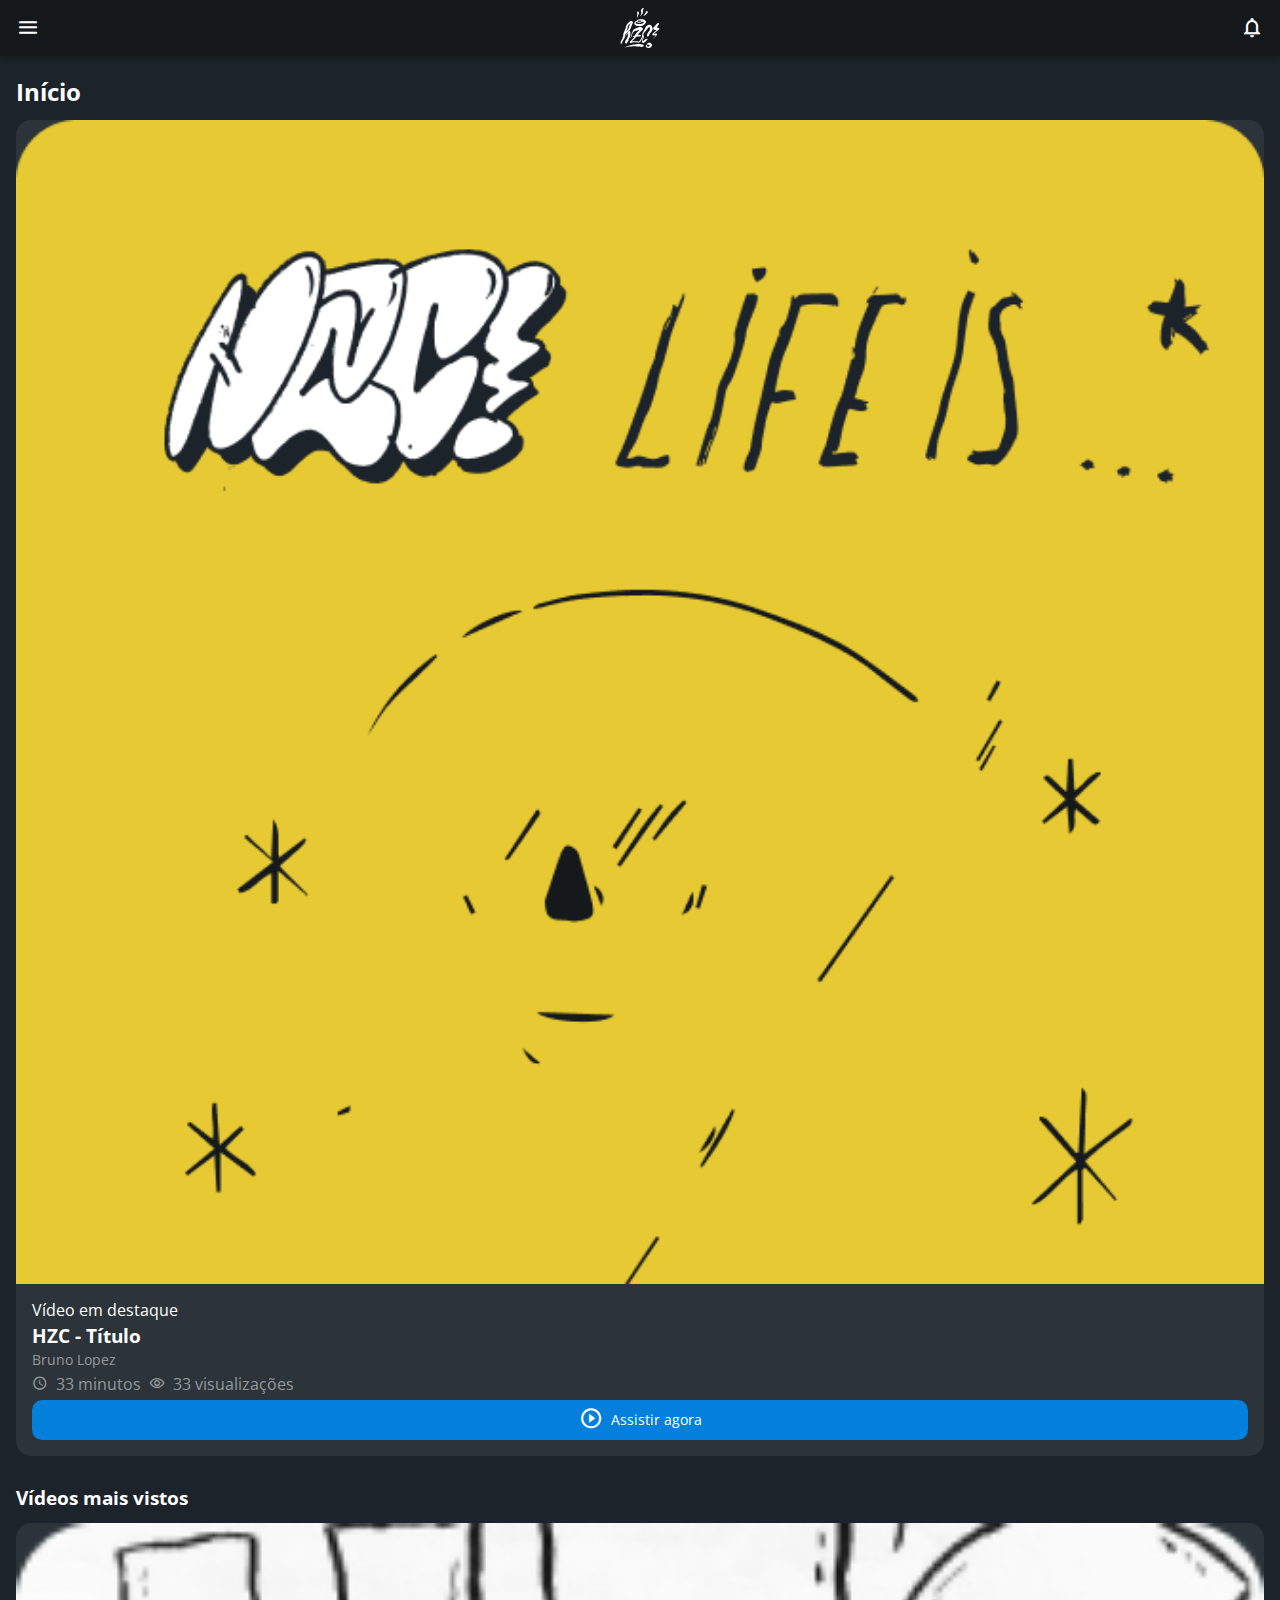
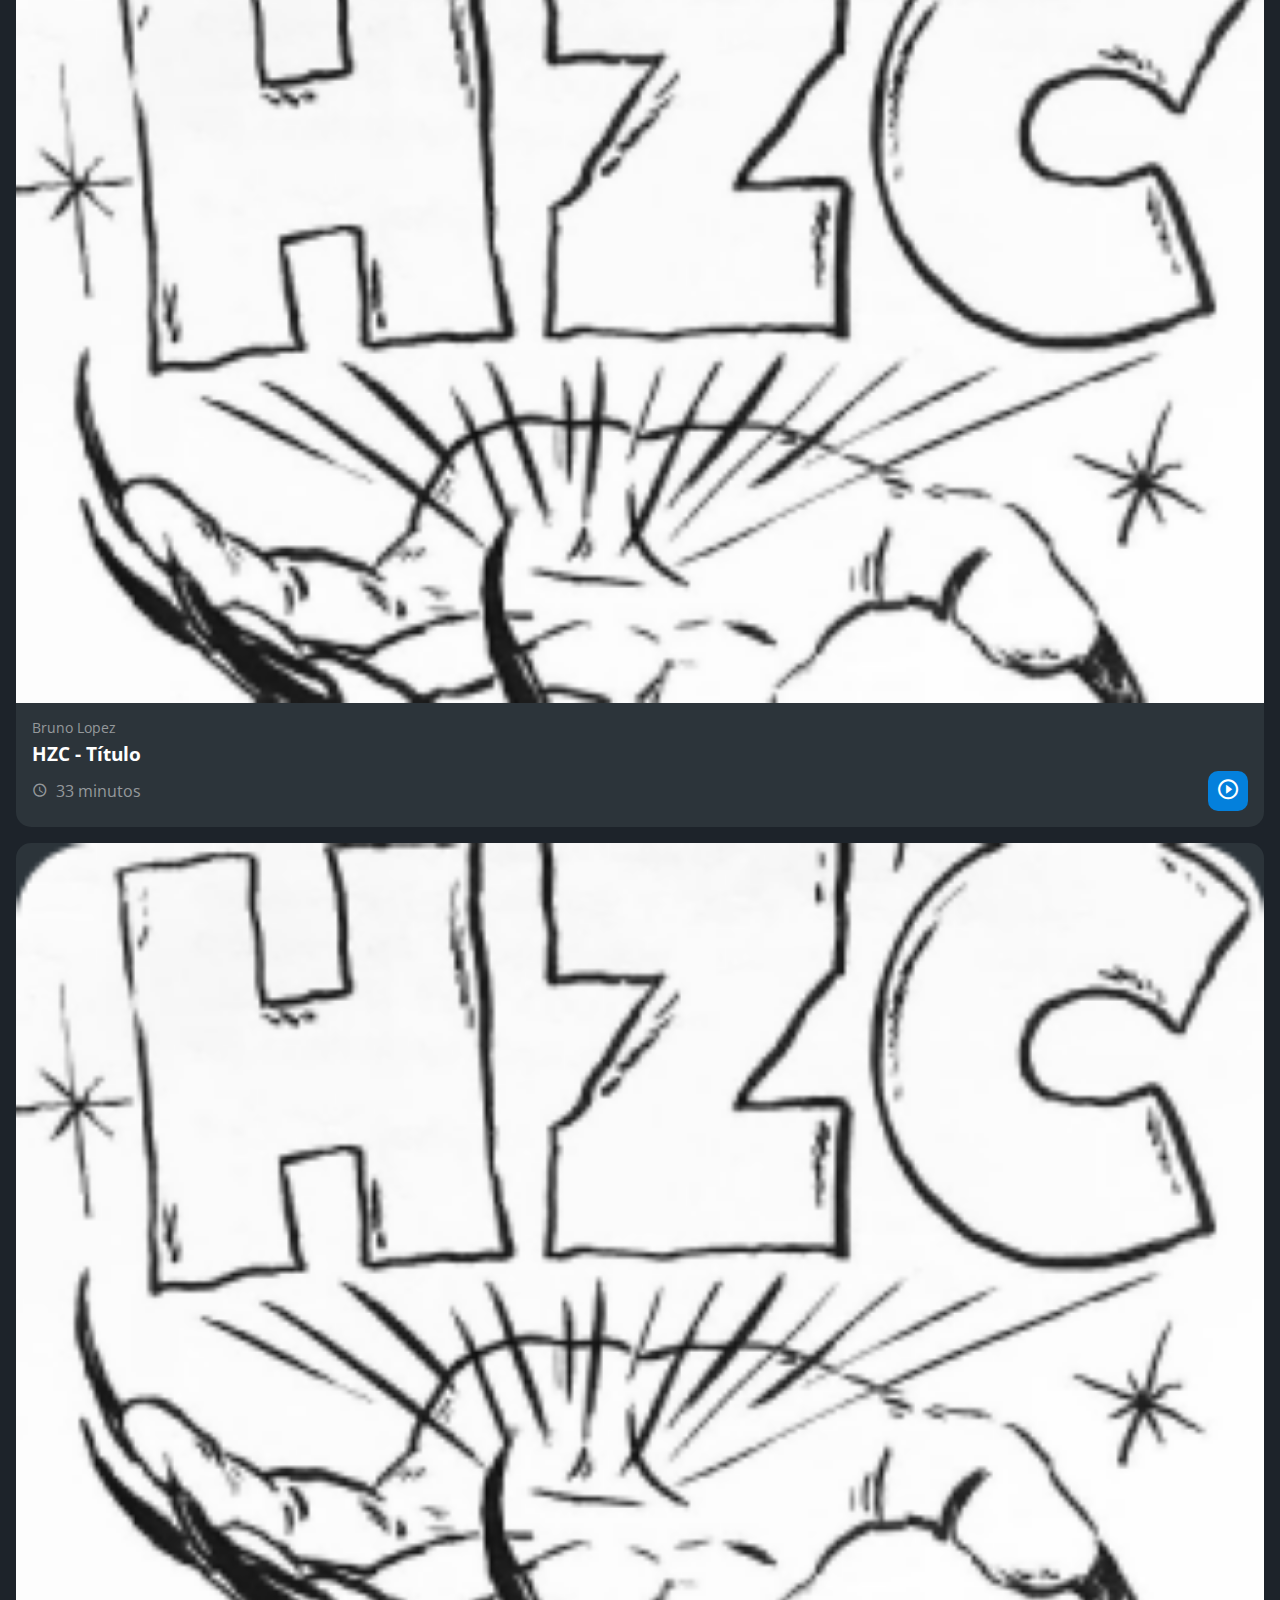
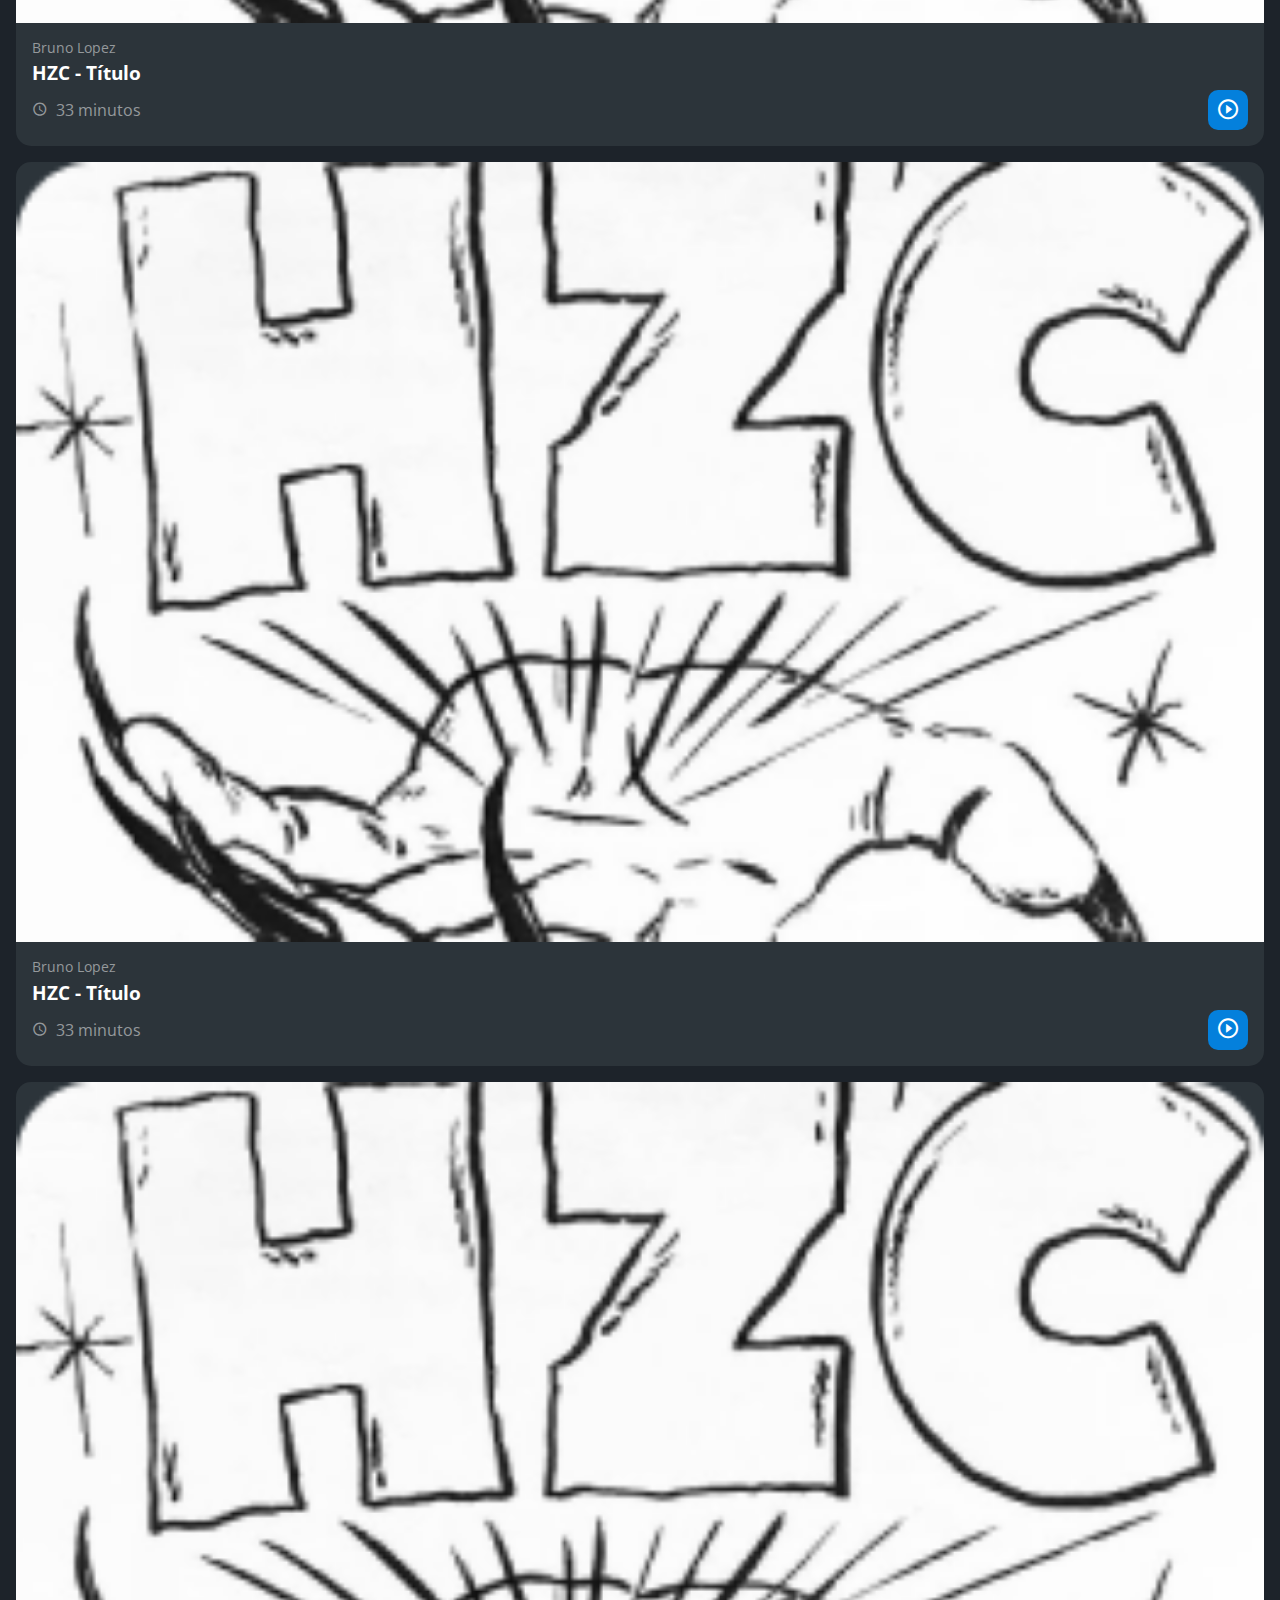
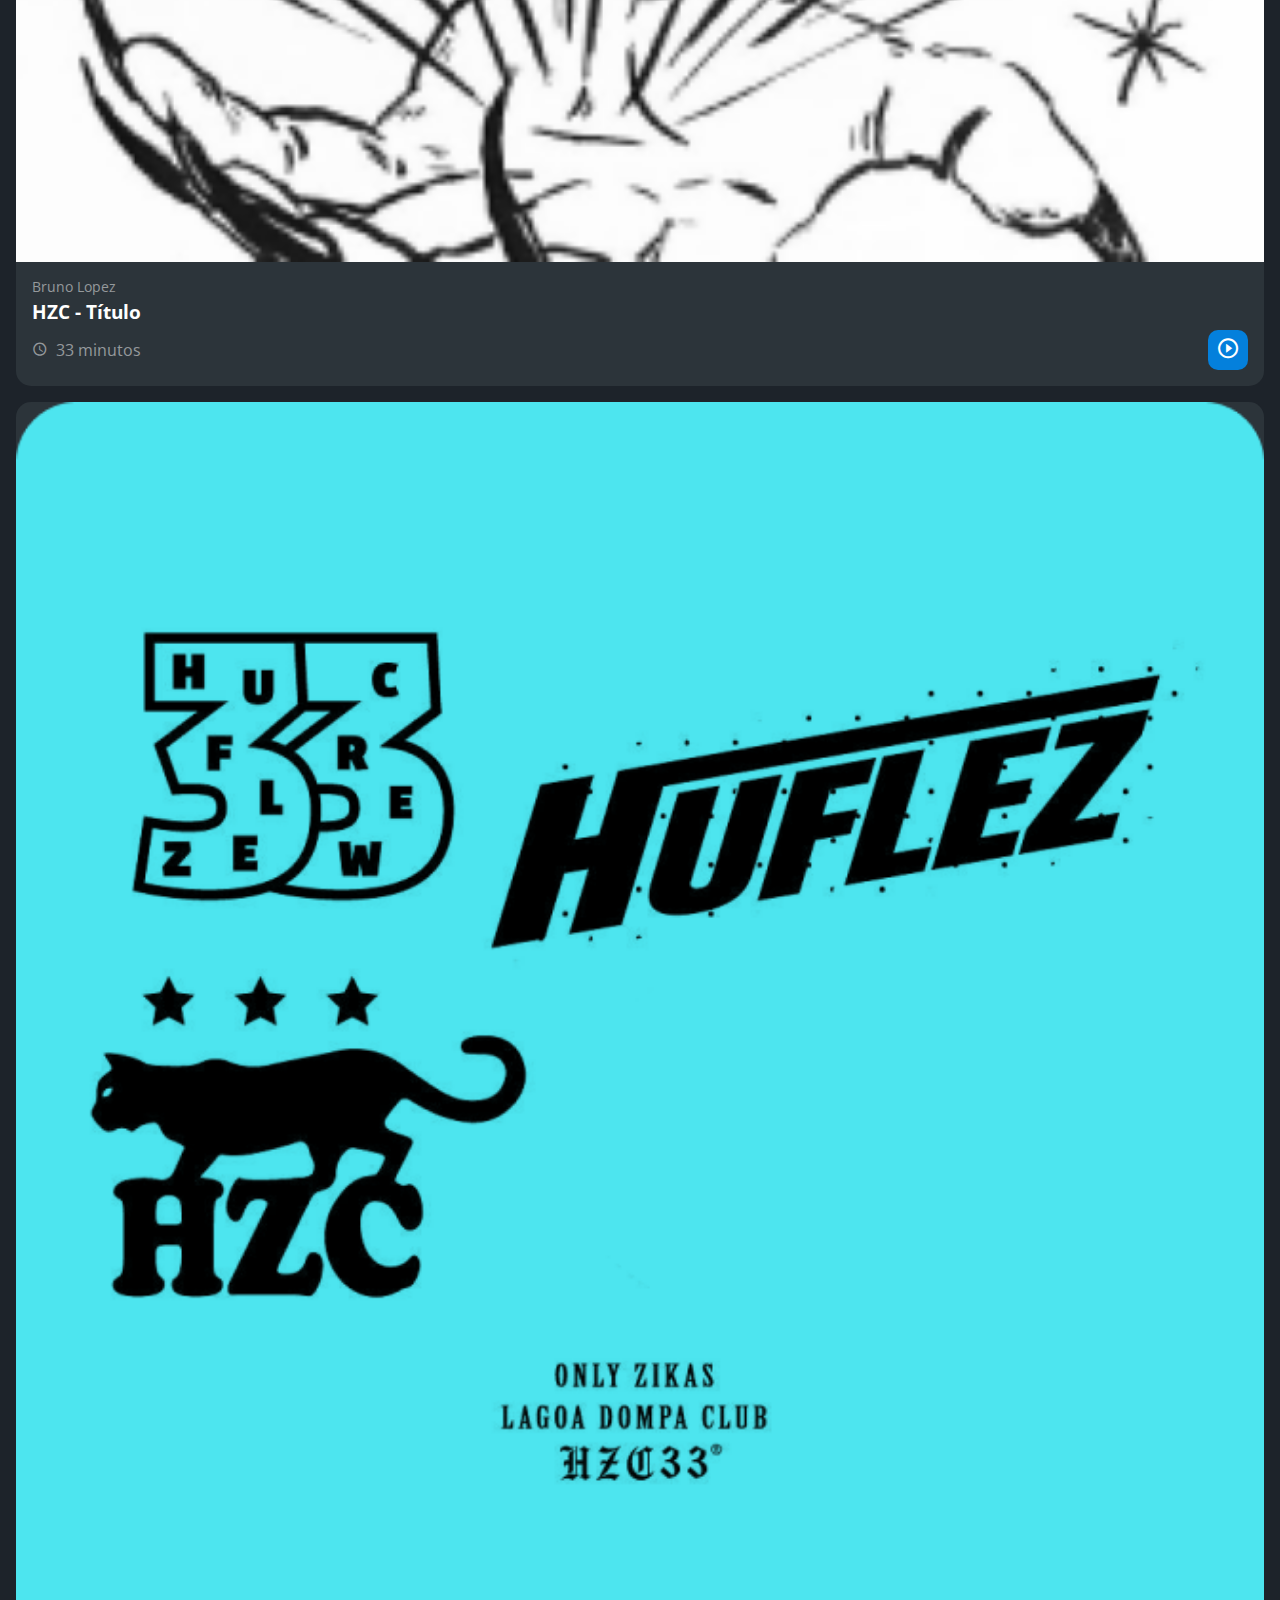
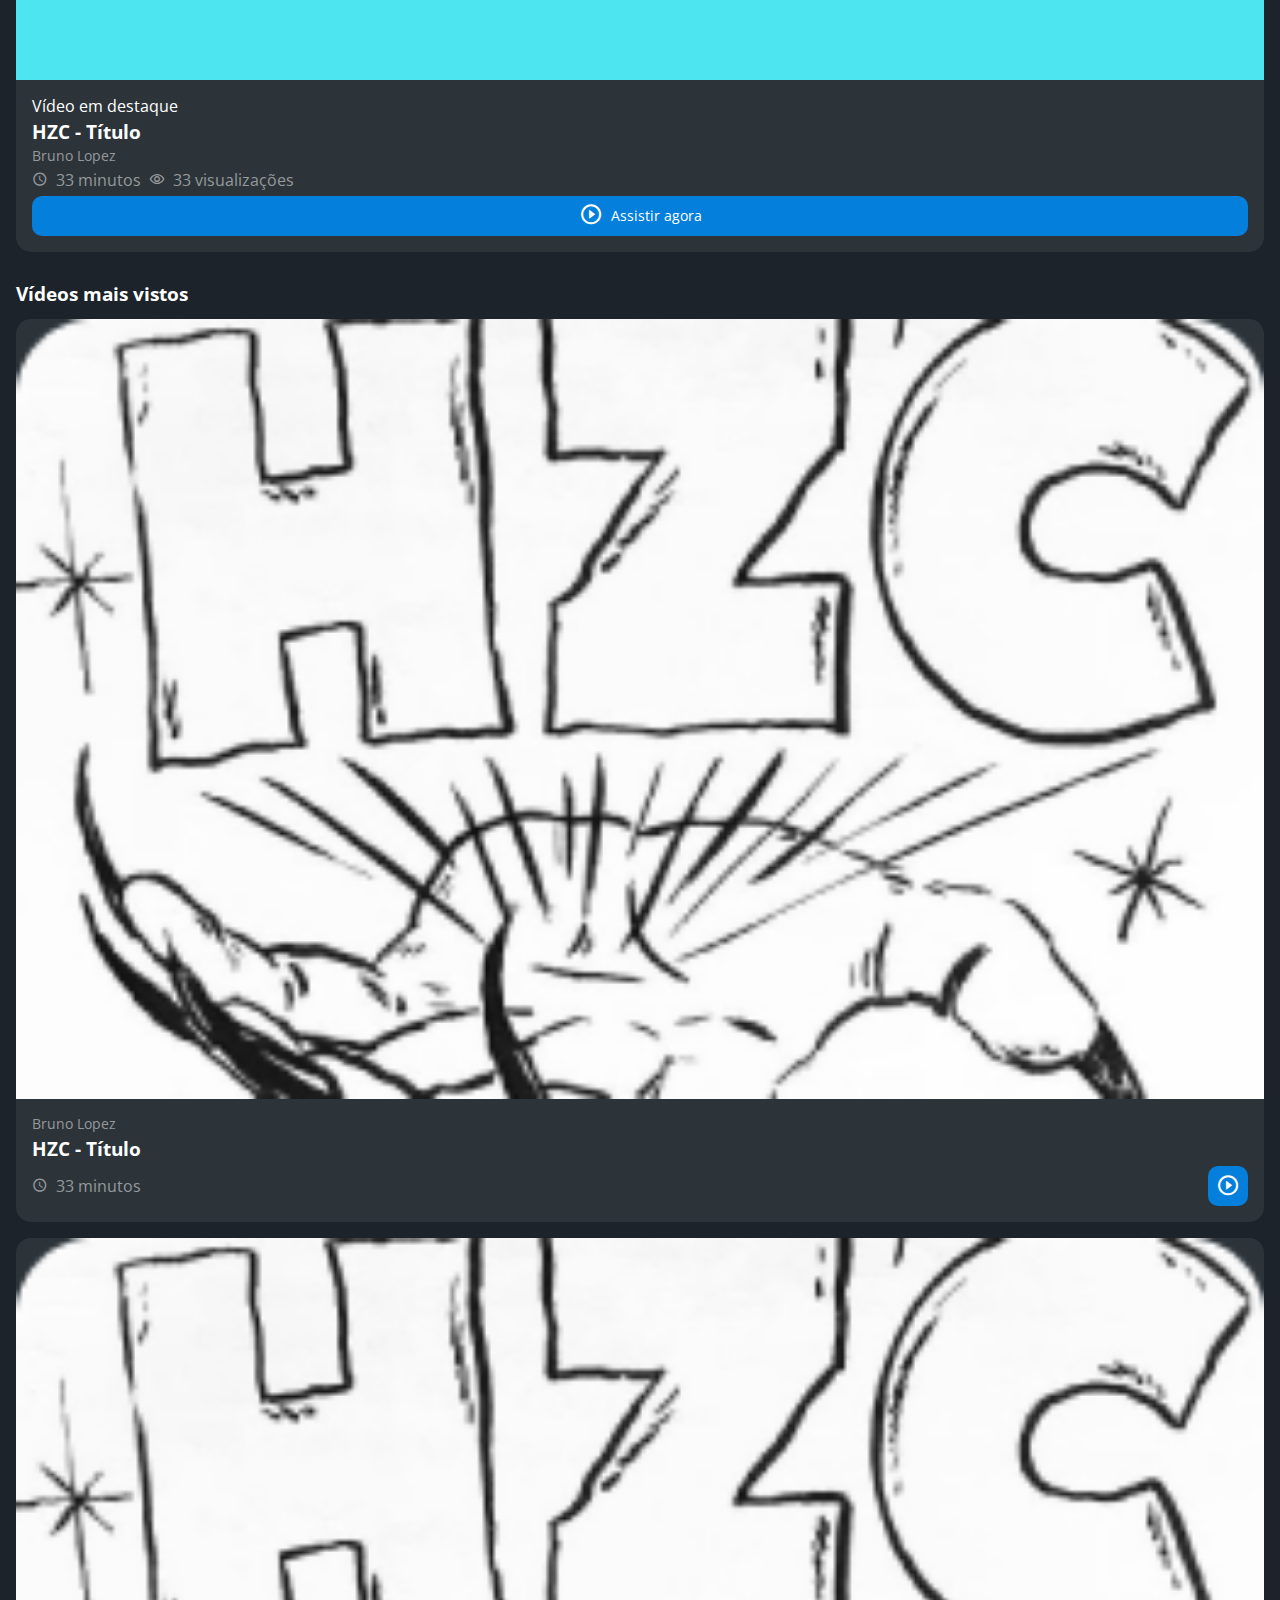
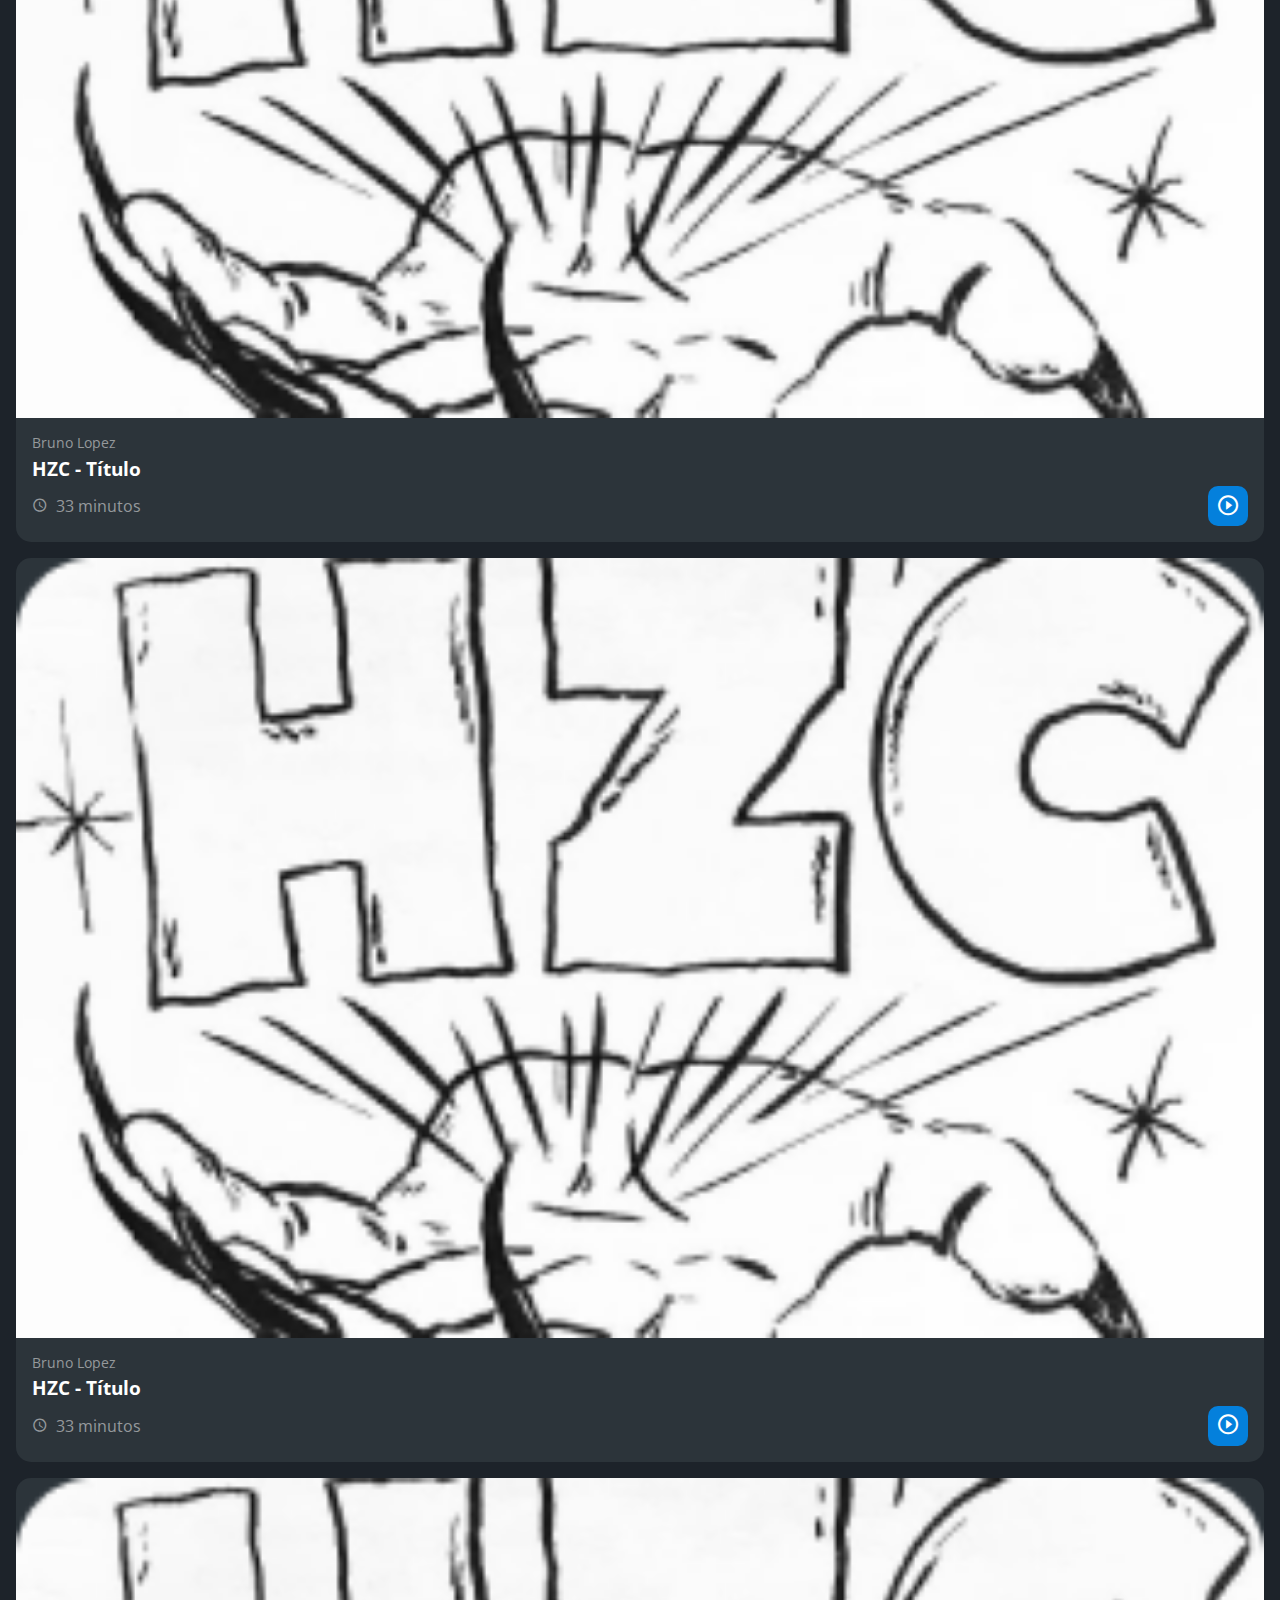
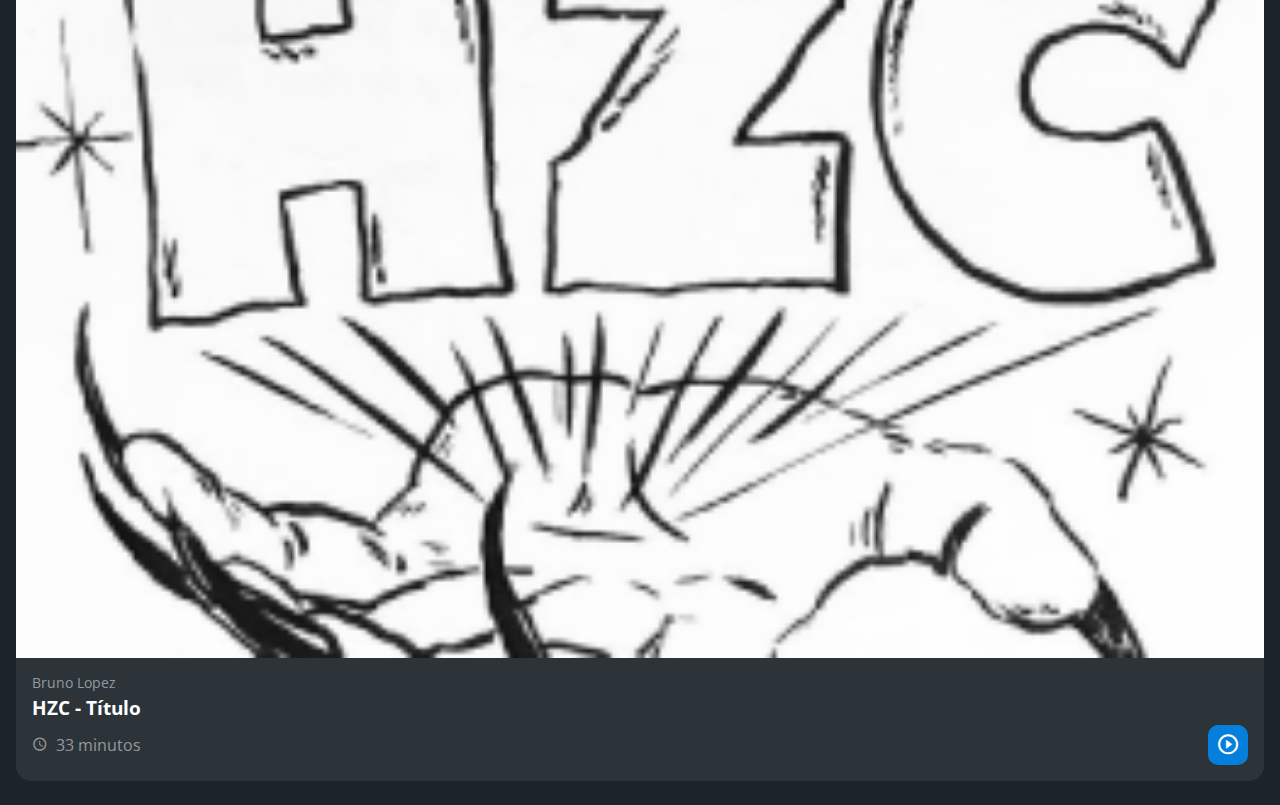
<file: index.html>
<!DOCTYPE html>
<html lang="pt-br">
<head>
    <meta charset="UTF-8">
    <meta http-equiv="X-UA-Compatible" content="IE=edge">
    <meta name="viewport" content="width=device-width, initial-scale=1.0">
    <title>HZC | Home</title>
    <link rel="preconnect" href="https://fonts.googleapis.com">
    <link rel="preconnect" href="https://fonts.gstatic.com" crossorigin>
    <link rel="stylesheet" href="https://fonts.googleapis.com/css2?family=Open+Sans:wght@400;600;700&display=swap">
    <link rel="stylesheet" href="assets/css/reset.css">
    <link rel="stylesheet" href="assets/css/styles.css">
</head>
<body>
    <header class="cabecalho">
        <button class="cabecalho__menu" aria-label="Menu"><i></i></button>
        <img src="assets/img/logo.svg" alt="Logotipo da HZC" class="cabecalho__logo">
        <p class="cabecalho__perfil">Bruno Lopez</p>
        <button class="cabecalho__notificacao" aria-label="Notificação"><i></i></button>
    </header>
    <nav class="menu-lateral">
        <img src="assets/img/logo.svg" alt="Logotipo da HZC" class="menu-lateral__logo">
        <a href="#" class="menu-lateral__link menu-lateral__link--inicio menu-lateral__link--ativo">Início</a>
        <a href="#" class="menu-lateral__link menu-lateral__link--videos">Vídeos</a>
        <a href="#" class="menu-lateral__link menu-lateral__link--picos">Picos</a>
        <a href="#" class="menu-lateral__link menu-lateral__link--integrantes">Integrantes</a>
        <a href="#" class="menu-lateral__link menu-lateral__link--camisas">Camisas</a>
        <a href="#" class="menu-lateral__link menu-lateral__link--pinturas">Pinturas</a>
    </nav>
    <main class="principal">
        <h2 class="titulo-pagina">Início</h2>
        <article class="cartao cartao--destaque destaque-video">
            <img src="assets/img/banner-mobile_1.png" alt="Banner do cartao" class="cartao__imagem cartao__imagem--mobile">
            <img src="assets/img/banner_1.png" alt="Banner do cartao" class="cartao__imagem cartao__imagem--desktop">
            <div class="cartao__conteudo">
                <p class="cartao__destaque">Vídeo em destaque</p>
                <h3 class="cartao__titulo">HZC - Título</h3>
                <p class="cartao__perfil">Bruno Lopez</p>
                <p class="cartao__info cartao__info--tempo">33 minutos</p>
                <p class="cartao__info cartao__info--visualizacao">33 visualizações</p>
                <button class="cartao__botao cartao__botao--play cartao__botao--destaque">Assistir agora</button>
            </div>
        </article>
        <article class="cartao cartao--recentes videos-recentes">
            <h3 class="cartao__titulo">Vídeos recentes</h3>
            <a href="#" class="cartao__link">Ver todos</a>
            <ul class="cartao__lista">
                <li class="cartao__item">
                    <img src="assets/img/miniatura_1.png" alt="Thumbnail" class="cartao__item-thumbnail">
                    <h4 class="cartao__item-titulo">HZC - Love machine</h4>
                    <p class="cartao__item-perfil">Bruno Lopez</p>
                </li>
                <li class="cartao__item">
                    <img src="assets/img/miniatura_1.png" alt="Thumbnail" class="cartao__item-thumbnail">
                    <h4 class="cartao__item-titulo">HZC - Love machine</h4>
                    <p class="cartao__item-perfil">Bruno Lopez</p>
                </li>
                <li class="cartao__item">
                    <img src="assets/img/miniatura_1.png" alt="Thumbnail" class="cartao__item-thumbnail">
                    <h4 class="cartao__item-titulo">HZC - Love machine</h4>
                    <p class="cartao__item-perfil">Bruno Lopez</p>
                </li>
                <li class="cartao__item">
                    <img src="assets/img/miniatura_1.png" alt="Thumbnail" class="cartao__item-thumbnail">
                    <h4 class="cartao__item-titulo">HZC - Love machine</h4>
                    <p class="cartao__item-perfil">Bruno Lopez</p>
                </li>
                <li class="cartao__item">
                    <img src="assets/img/miniatura_1.png" alt="Thumbnail" class="cartao__item-thumbnail">
                    <h4 class="cartao__item-titulo">HZC - Love machine</h4>
                    <p class="cartao__item-perfil">Bruno Lopez</p>
                </li>
            </ul>
        </article>
        <section class="secao secao-videos">
            <h3 class="titulo-secao">Vídeos mais vistos</h3>
            <article class="cartao">
                <img src="assets/img/video_1.png" alt="Vídeo" class="cartao__imagem">
                <div class="cartao__conteudo">
                    <p class="cartao__perfil">Bruno Lopez</p>
                    <h3 class="cartao__titulo">HZC - Título</h3>
                    <p class="cartao__info cartao__info--tempo">33 minutos</p>
                    <button class="cartao__botao cartao__botao--play" aria-label="Assistir agora"></button>
                </div>
            </article>
            <article class="cartao">
                <img src="assets/img/video_1.png" alt="Vídeo" class="cartao__imagem">
                <div class="cartao__conteudo">
                    <p class="cartao__perfil">Bruno Lopez</p>
                    <h3 class="cartao__titulo">HZC - Título</h3>
                    <p class="cartao__info cartao__info--tempo">33 minutos</p>
                    <button class="cartao__botao cartao__botao--play" aria-label="Assistir agora"></button>
                </div>
            </article>
            <article class="cartao">
                <img src="assets/img/video_1.png" alt="Vídeo" class="cartao__imagem">
                <div class="cartao__conteudo">
                    <p class="cartao__perfil">Bruno Lopez</p>
                    <h3 class="cartao__titulo">HZC - Título</h3>
                    <p class="cartao__info cartao__info--tempo">33 minutos</p>
                    <button class="cartao__botao cartao__botao--play" aria-label="Assistir agora"></button>
                </div>
            </article>
            <article class="cartao">
                <img src="assets/img/video_1.png" alt="Vídeo" class="cartao__imagem">
                <div class="cartao__conteudo">
                    <p class="cartao__perfil">Bruno Lopez</p>
                    <h3 class="cartao__titulo">HZC - Título</h3>
                    <p class="cartao__info cartao__info--tempo">33 minutos</p>
                    <button class="cartao__botao cartao__botao--play" aria-label="Assistir agora"></button>
                </div>
            </article>
        </section>
        <article class="cartao cartao--recentes produtos-recentes">
            <h3 class="cartao__titulo">Vídeos recentes</h3>
            <a href="#" class="cartao__link">Ver todos</a>
            <ul class="cartao__lista">
                <li class="cartao__item">
                    <img src="assets/img/miniatura_1.png" alt="Thumbnail" class="cartao__item-thumbnail">
                    <h4 class="cartao__item-titulo">HZC - Love machine</h4>
                    <p class="cartao__item-perfil">Bruno Lopez</p>
                </li>
                <li class="cartao__item">
                    <img src="assets/img/miniatura_1.png" alt="Thumbnail" class="cartao__item-thumbnail">
                    <h4 class="cartao__item-titulo">HZC - Love machine</h4>
                    <p class="cartao__item-perfil">Bruno Lopez</p>
                </li>
                <li class="cartao__item">
                    <img src="assets/img/miniatura_1.png" alt="Thumbnail" class="cartao__item-thumbnail">
                    <h4 class="cartao__item-titulo">HZC - Love machine</h4>
                    <p class="cartao__item-perfil">Bruno Lopez</p>
                </li>
                <li class="cartao__item">
                    <img src="assets/img/miniatura_1.png" alt="Thumbnail" class="cartao__item-thumbnail">
                    <h4 class="cartao__item-titulo">HZC - Love machine</h4>
                    <p class="cartao__item-perfil">Bruno Lopez</p>
                </li>
                <li class="cartao__item">
                    <img src="assets/img/miniatura_1.png" alt="Thumbnail" class="cartao__item-thumbnail">
                    <h4 class="cartao__item-titulo">HZC - Love machine</h4>
                    <p class="cartao__item-perfil">Bruno Lopez</p>
                </li>
            </ul>
        </article>
        <article class="cartao cartao--destaque destaque-produtos">
            <img src="assets/img/banner-mobile_2.png" alt="Banner do cartao" class="cartao__imagem cartao__imagem--mobile">
            <img src="assets/img/banner_2.png" alt="Banner do cartao" class="cartao__imagem cartao__imagem--desktop">
            <div class="cartao__conteudo">
                <p class="cartao__destaque">Vídeo em destaque</p>
                <h3 class="cartao__titulo">HZC - Título</h3>
                <p class="cartao__perfil">Bruno Lopez</p>
                <p class="cartao__info cartao__info--tempo">33 minutos</p>
                <p class="cartao__info cartao__info--visualizacao">33 visualizações</p>
                <button class="cartao__botao cartao__botao--play cartao__botao--destaque">Assistir agora</button>
            </div>
        </article>
        <section class="secao secao-produtos">
            <h3 class="titulo-secao">Vídeos mais vistos</h3>
            <article class="cartao">
                <img src="assets/img/video_1.png" alt="Vídeo" class="cartao__imagem">
                <div class="cartao__conteudo">
                    <p class="cartao__perfil">Bruno Lopez</p>
                    <h3 class="cartao__titulo">HZC - Título</h3>
                    <p class="cartao__info cartao__info--tempo">33 minutos</p>
                    <button class="cartao__botao cartao__botao--play" aria-label="Assistir agora"></button>
                </div>
            </article>
            <article class="cartao">
                <img src="assets/img/video_1.png" alt="Vídeo" class="cartao__imagem">
                <div class="cartao__conteudo">
                    <p class="cartao__perfil">Bruno Lopez</p>
                    <h3 class="cartao__titulo">HZC - Título</h3>
                    <p class="cartao__info cartao__info--tempo">33 minutos</p>
                    <button class="cartao__botao cartao__botao--play" aria-label="Assistir agora"></button>
                </div>
            </article>
            <article class="cartao">
                <img src="assets/img/video_1.png" alt="Vídeo" class="cartao__imagem">
                <div class="cartao__conteudo">
                    <p class="cartao__perfil">Bruno Lopez</p>
                    <h3 class="cartao__titulo">HZC - Título</h3>
                    <p class="cartao__info cartao__info--tempo">33 minutos</p>
                    <button class="cartao__botao cartao__botao--play" aria-label="Assistir agora"></button>
                </div>
            </article>
            <article class="cartao">
                <img src="assets/img/video_1.png" alt="Vídeo" class="cartao__imagem">
                <div class="cartao__conteudo">
                    <p class="cartao__perfil">Bruno Lopez</p>
                    <h3 class="cartao__titulo">HZC - Título</h3>
                    <p class="cartao__info cartao__info--tempo">33 minutos</p>
                    <button class="cartao__botao cartao__botao--play" aria-label="Assistir agora"></button>
                </div>
            </article>
        </section>
    </main>
    <script src="index.js"></script>
</body>
</html>
</file>
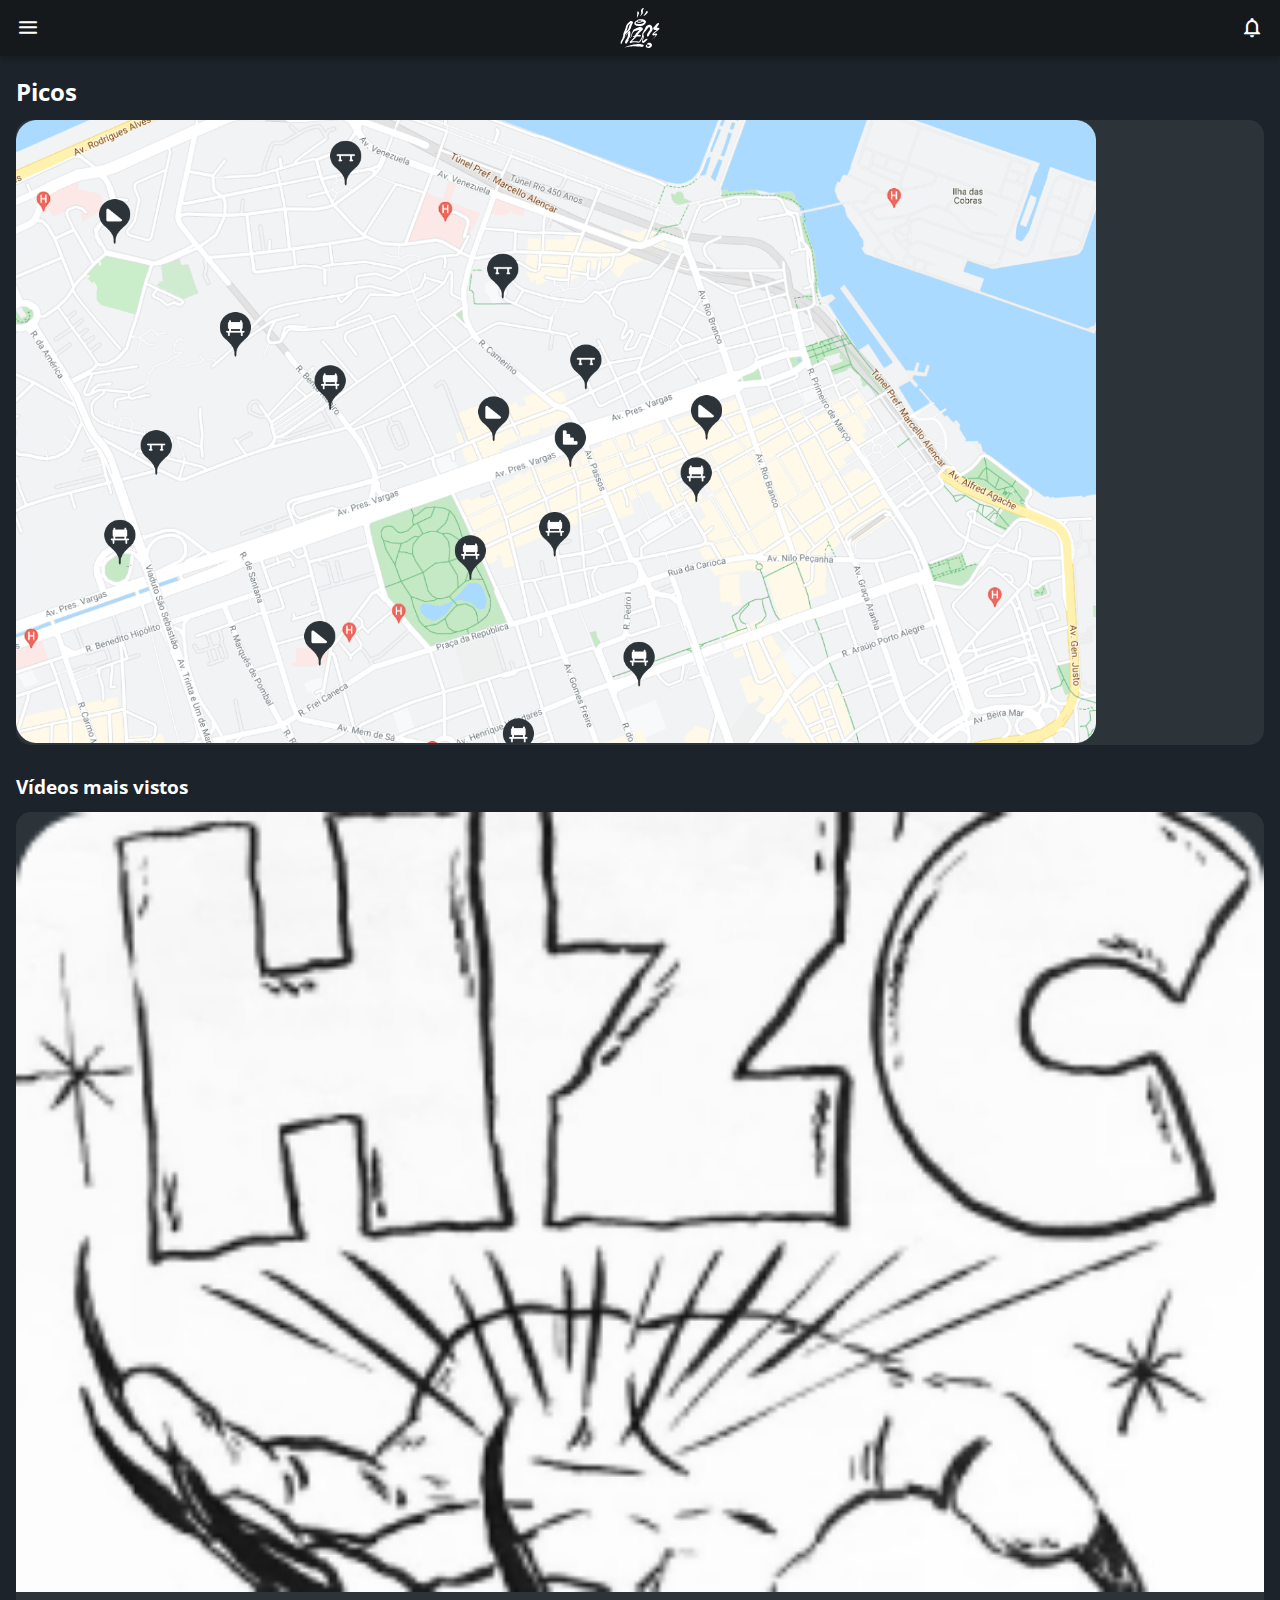
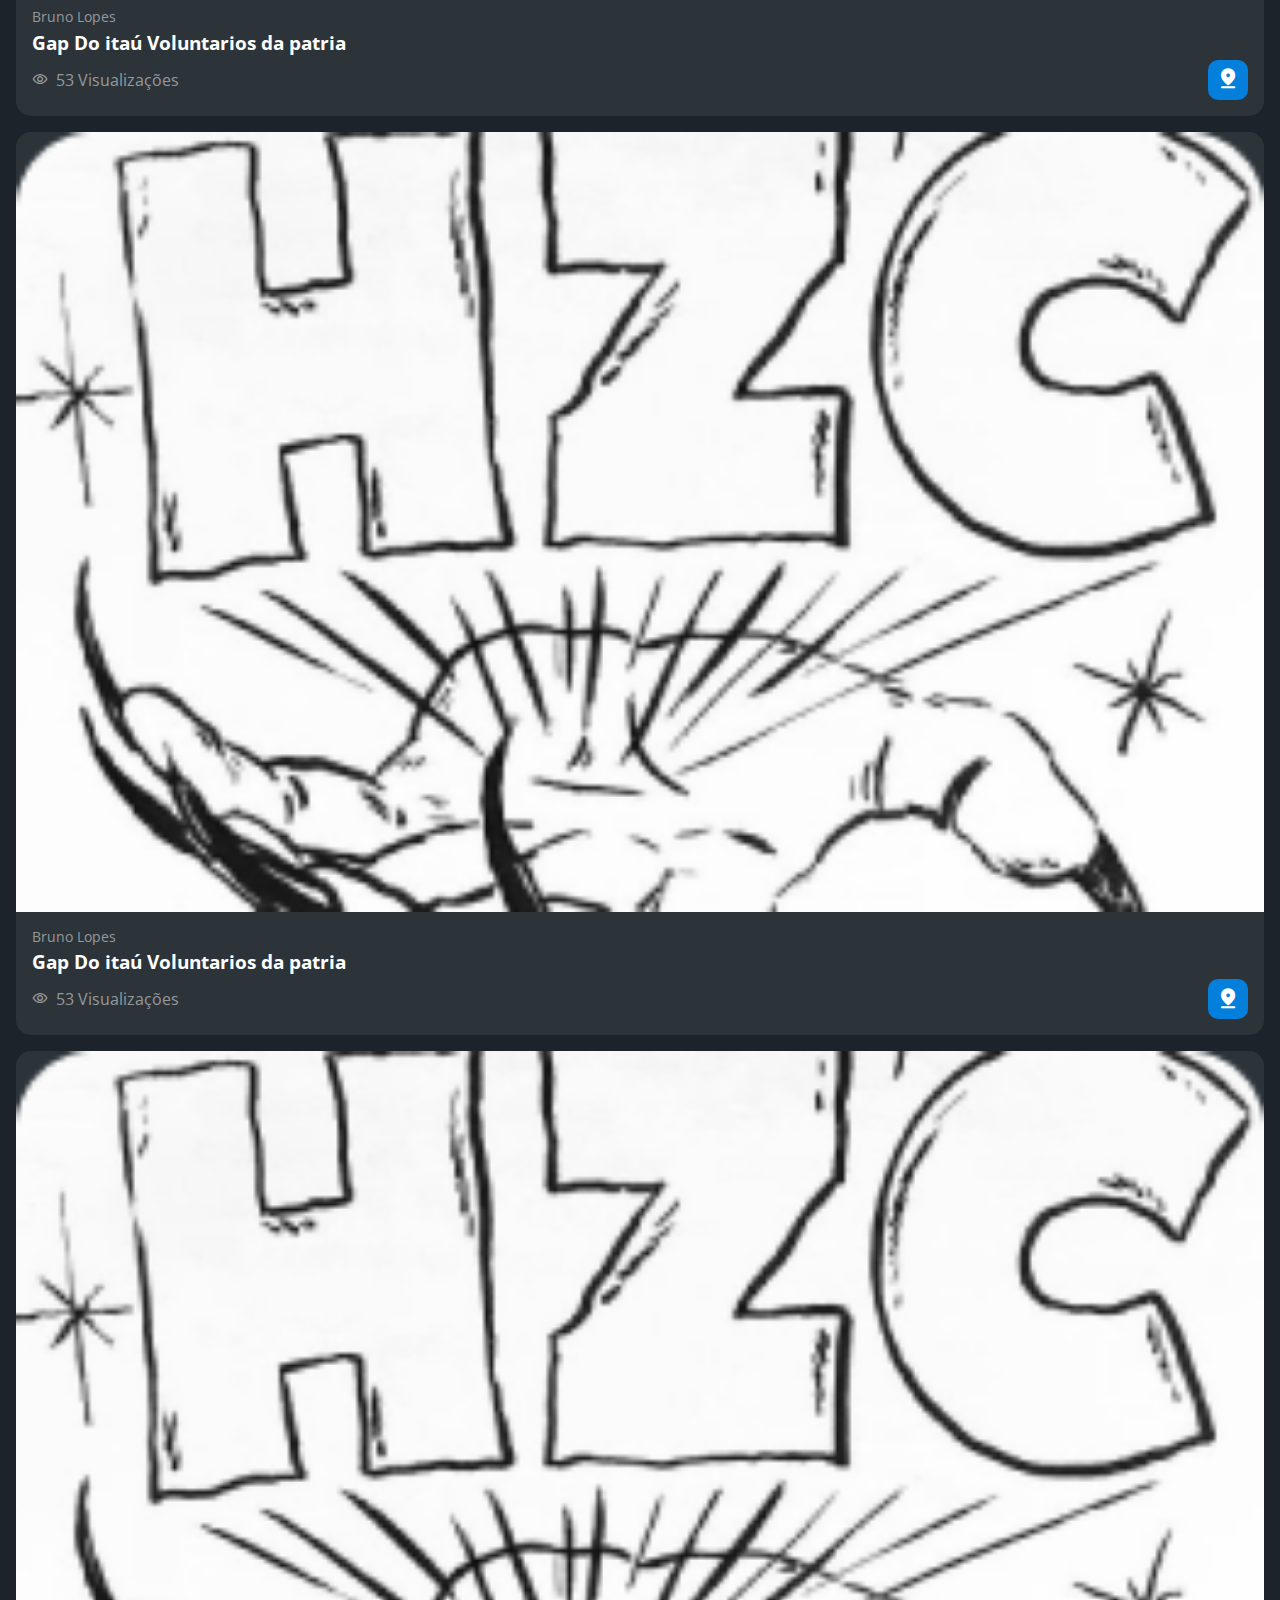
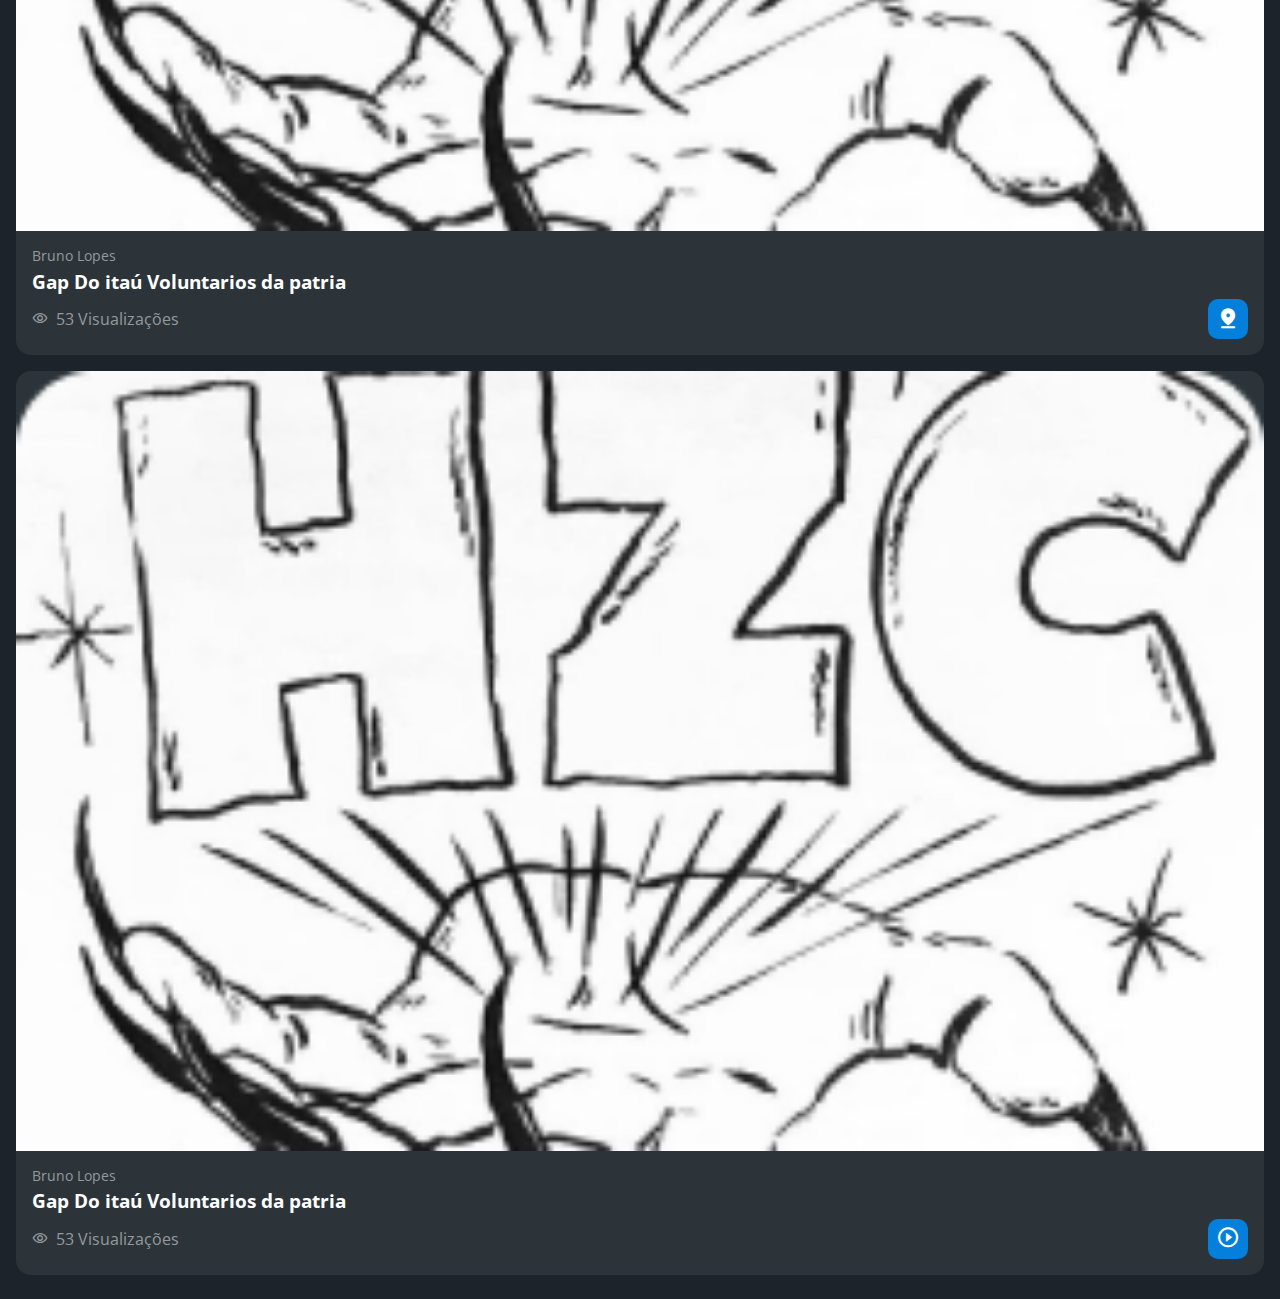
<file: picos.html>
<!DOCTYPE html>
<html lang="pt-br">
<head>
    <meta charset="UTF-8">
    <meta http-equiv="X-UA-Compatible" content="IE=edge">
    <meta name="viewport" content="width=device-width, initial-scale=1.0">
    <title>HZC | picos</title>
    <link rel="preconnect" href="https://fonts.googleapis.com">
    <link rel="preconnect" href="https://fonts.gstatic.com" crossorigin>
    <link rel="stylesheet" href="https://fonts.googleapis.com/css2?family=Open+Sans:wght@400;600;700&display=swap">
    <link rel="stylesheet" href="assets/css/reset.css">
    <link rel="stylesheet" href="assets/css/styles.css">
</head>
<body>
    <header class="cabecalho">
        <button class="cabecalho__menu" aria-label="Menu"><i></i></button>
        <img src="assets/img/logo.svg" alt="Logotipo da HZC" class="cabecalho__logo">
        <p class="cabecalho__perfil">Bruno Lopez</p>
        <button class="cabecalho__notificacao" aria-label="Notificação"><i></i></button>
    </header>
    <nav class="menu-lateral">
        <img src="assets/img/logo.svg" alt="Logotipo da HZC" class="menu-lateral__logo">
        <a href="index.html" class="menu-lateral__link menu-lateral__link--inicio">Início</a>
        <a href="#" class="menu-lateral__link menu-lateral__link--videos">Vídeos</a>
        <a href="Picos.html" class="menu-lateral__link menu-lateral__link--picos">Picos</a>
        <a href="#" class="menu-lateral__link menu-lateral__link--integrantes">Integrantes</a>
        <a href="#" class="menu-lateral__link menu-lateral__link--camisas">Camisas</a>
        <a href="#" class="menu-lateral__link menu-lateral__link--pinturas">Pinturas</a>
    </nav>

    <main class="principal principal--picos">
        <h2 class="titulo-pagina titulo-pagina-picos">Picos</h2>
        <div class="mapa--picos cartao cartao--destaque">
            <img src="assets/img/mapa-picos.png" alt="Mapa de Picos" class="mapa__picos--imagem">
        </div>

        <article class="cartao cartao--recentes cartao--favoritos">
            <h3 class="cartao__titulo">Favoritos</h3>
            <a href="#" class="cartao__link">Ver todos</a>
            <ul class="cartao__lista">
                <li class="cartao__item">
                    <img src="assets/img/miniatura_1.png" alt="Thumbnail" class="cartao__item-thumbnail">
                    <h4 class="cartao__item-titulo">Wallride da FGP</h4>
                    <p class="cartao__item-perfil">Júlia Fonseca</p>
                </li>
                <li class="cartao__item">
                    <img src="assets/img/miniatura_1.png" alt="Thumbnail" class="cartao__item-thumbnail">
                    <h4 class="cartao__item-titulo">Borda de valores</h4>
                    <p class="cartao__item-perfil">Júlia Fonseca</p>
                </li>
                <li class="cartao__item">
                    <img src="assets/img/miniatura_1.png" alt="Thumbnail" class="cartao__item-thumbnail">
                    <h4 class="cartao__item-titulo">Wallride rebouças</h4>
                    <p class="cartao__item-perfil">Júlia Fonseca</p>
                </li>
                <li class="cartao__item">
                    <img src="assets/img/miniatura_1.png" alt="Thumbnail" class="cartao__item-thumbnail">
                    <h4 class="cartao__item-titulo">Segundo Setor Da Praça Mauá</h4>
                    <p class="cartao__item-perfil">Júlia Fonseca</p>
                </li>
                <li class="cartao__item">
                    <img src="assets/img/miniatura_1.png" alt="Thumbnail" class="cartao__item-thumbnail">
                    <h4 class="cartao__item-titulo">Borda de Valores</h4>
                    <p class="cartao__item-perfil">Júlia Fonseca</p>
                </li>
                <li class="cartao__item">
                    <img src="assets/img/miniatura_1.png" alt="Thumbnail" class="cartao__item-thumbnail">
                    <h4 class="cartao__item-titulo">Wallride do Rebouças</h4>
                    <p class="cartao__item-perfil">Júlia Fonseca</p>
                </li>
            </ul>
        </article>
        <section class="secao secao-picos">
            <h3 class="titulo-secao">Vídeos mais vistos</h3>
            <article class="cartao cartao--picos">
                <img src="assets/img/video_1.png" alt="Vídeo" class="cartao__imagem">
                <div class="cartao__conteudo">
                    <p class="cartao__perfil">Bruno Lopes</p>
                    <h3 class="cartao__titulo">Gap Do itaú Voluntarios da patria</h3>
                    <p class="cartao__info cartao__info--visualizacao">53 Visualizações</p>
                    <button class="cartao__botao cartao__botao--pico" aria-label="Assistir agora"></button>
                </div>
            </article>
            <article class="cartao">
                <img src="assets/img/video_1.png" alt="Vídeo" class="cartao__imagem">
                <div class="cartao__conteudo">
                    <p class="cartao__perfil">Bruno Lopes</p>
                    <h3 class="cartao__titulo">Gap Do itaú Voluntarios da patria</h3>
                    <p class="cartao__info cartao__info--visualizacao">53 Visualizações</p>
                    <button class="cartao__botao cartao__botao--pico" aria-label="Assistir agora"></button>
                </div>
            </article>
            <article class="cartao">
                <img src="assets/img/video_1.png" alt="Vídeo" class="cartao__imagem">
                <div class="cartao__conteudo">
                    <p class="cartao__perfil">Bruno Lopes</p>
                    <h3 class="cartao__titulo">Gap Do itaú Voluntarios da patria</h3>
                    <p class="cartao__info cartao__info--visualizacao">53 Visualizações</p>
                    <button class="cartao__botao cartao__botao--pico" aria-label="Assistir agora"></button>
                </div>
            </article>
            <article class="cartao">
                <img src="assets/img/video_1.png" alt="Vídeo" class="cartao__imagem">
                <div class="cartao__conteudo">
                    <p class="cartao__perfil">Bruno Lopes</p>
                    <h3 class="cartao__titulo">Gap Do itaú Voluntarios da patria</h3>
                    <p class="cartao__info cartao__info--visualizacao">53 Visualizações</p>
                    <button class="cartao__botao cartao__botao--play" aria-label="Assistir agora"></button>
                </div>
            </article>
    </main>
    <script src="index.js"></script>
</body>
<html>
</file>
<file: assets/css/styles.css>
@font-face {
    font-family: 'icones';
    src: url(../font/icones.ttf);
}

body {
    background-color: #1D232A;
    font-family: 'Open Sans', 'icones', sans-serif;
    color: #FFFFFF;
}

@media screen and (min-width: 1440px) {
    body {
        display: grid;
        grid-template-columns: auto 1fr;
    }
}

.cabecalho {
    display: flex;
    justify-content: space-between;
    align-items: center;
    background-color: #15191C;
    padding: 8px 16px;
    box-shadow: 0px 4px 4px rgba(0, 0, 0, 0.16);
}

.cabecalho__menu i::before {
    content: "\e904";
    font-size: 24px;
}

.cabecalho__notificacao i::before {
    content: "\e906";
    font-size: 24px;
}

.cabecalho__logo {
    width: 40px;
}

.cabecalho__perfil {
    display: none;
}

@media screen and (min-width: 1440px) {
    .cabecalho {
        background-color: #1D232A;
        display: grid;
        column-gap: 32px;
        grid-template-columns: 1fr auto;
        padding: 16px 60px;
        height: 80px;
        box-sizing: border-box;
        grid-column: 2;
    }

    .cabecalho__menu {
        display: none;
    }

    .cabecalho__logo {
        display: none;
    }

    .cabecalho__perfil {
        display: grid;
        grid-template-columns: repeat(3, auto);
        column-gap: 8px;
        align-items: center;
        justify-self: flex-end;
        color: #95999C;
        padding: 8px 32px;
        border-right: 1px solid #95999C;
    }

    .cabecalho__perfil::before {
        content: "";
        display: block;
        width: 32px;
        height: 32px;
        background-image: url(../img/profile_2.png);
        background-size: contain;
        background-repeat: no-repeat;
        background-position: center;
    }

    .cabecalho__perfil::after {
        content: "\e90d";
        color: #FFFFFF;
        font-size: 1.5rem;
    }
}

.menu-lateral {
    display: flex;
    flex-direction: column;
    background-color: #15191C;
    width: 75vw;
    height: 100vh;

    position: absolute;
    left: -100vw;
    transition: .25s;
}

.menu-lateral--ativo {
    left: 0;
    transition: .25s;
}

.menu-lateral__logo {
    width: 118px;
    align-self: center;
    padding: 16px;
}

.menu-lateral__link {
    height: 64px;
    color: #95999C;
    padding-left: 64px;
    display: flex;
    align-items: center;
}

.menu-lateral__link--ativo {
    color: #FFFFFF;
    padding-left: 56px;
    border-left: 8px solid #FFFFFF;
}

.menu-lateral__link::before {
    content: "\e900";
    width: 24px;
    height: 24px;
    font-size: 24px;
    position: absolute;
    left: 24px;
}

.menu-lateral__link--inicio::before {
    content: "\e902";
}

.menu-lateral__link--inicio:hover {
    color: #FFFFFF;
    padding-left: 56px;
    border-left: 8px solid #FFFFFF;
}

.menu-lateral__link--videos::before {
    content: "\e90e";
}

.menu-lateral__link--picos::before {
    content: "\e909";
}

.menu-lateral__link--picos:hover {
    color: #FFFFFF;
    padding-left: 56px;
    border-left: 8px solid #FFFFFF;
}

.menu-lateral__link--integrantes::before {
    content: "\e903";
}

.menu-lateral__link--camisas::before {
    content: "\e900";
}

.menu-lateral__link--pinturas::before {
    content: "\e90a";
}

@media screen and (min-width: 1440px) {
    .menu-lateral {
        position: static;
        width: 200px;
        grid-column: 1;
        grid-row: 1 / span 2;
    }
}

.principal {
    padding: 24px 16px;
    display: grid;
    gap: 16px;
}

.titulo-pagina {
    font-size: 1.5rem;
    font-weight: 700;
}

.titulo-secao {
    font-size: 1.2rem;
    font-weight: 700;
}

@media screen and (min-width: 1440px) {
    .principal {
        display: grid;
        grid-template-columns: auto 1fr auto;
        grid-template-areas: 
            "titulo-pagina titulo-pagina titulo-pagina"
            "destaque-video destaque-video videos-recentes"
            "secao-videos secao-videos secao-videos"
            "produtos-recentes destaque-produtos destaque-produtos"
            "secao-produtos secao-produtos secao-produtos"       
        ;
        column-gap: 32px;
        padding: 16px 60px;
        grid-column: 2;
    }

    .titulo-secao {
        grid-column: span 4;
    }
}

.cartao {
    width: 100%;
    border-radius: 15px;
    overflow: hidden;
    background-color: #2C343A;
}

.cartao__imagem--desktop {
    display: none;
}

.cartao--destaque {
    margin-bottom: 16px;
}

.cartao__conteudo {
    padding: 16px;
    display: grid;
    grid-template-columns: auto 1fr;
    gap: 8px;
}

.cartao__destaque {
    grid-column: span 2;
}

.cartao__titulo {
    font-size: 1.2rem;
    font-weight: 700;
    grid-column: span 2;
}

.cartao__perfil {
    color: #95999C;
    font-size: 0.9rem;
    grid-column: span 2;
}

.cartao__info {
    display: flex;
    align-items: center;
    color: #95999C;
}

.cartao__info--tempo::before {
    content: "\e90c";
    margin-right: 8px;    
}

.cartao__info--visualizacao::before {
    content: "\e90f";
    margin-right: 8px;    
}

.cartao__botao {
    display: flex;
    justify-content: center;
    align-items: center;
    background-color: #0480DC;
    width: 40px;
    height: 40px;
    border-radius: 10px;
    font-size: 0.9rem;
    justify-self: flex-end;
}

.cartao__botao--play::before {
    content: "\e90b";
    font-size: 24px;
}

.cartao__botao--destaque {
    width: 100%;
    grid-column: span 2;
}

.cartao__botao--destaque::before {
    margin-right: 8px;
}

.cartao--recentes {
    display: none;
}

@media screen and (min-width: 1440px) {
    .cartao--destaque {
        margin-bottom: 0;
    }

    .cartao__imagem--mobile {
        display: none;
    }

    .cartao__imagem--desktop {
        display: block;
    }

    .cartao__botao--destaque {
        grid-column: auto;
        padding: 16px 8px;
    }

    .cartao--recentes {
        display: grid;
        grid-template-columns: auto auto;
        align-items: center;
        row-gap: 24px;
        width: 256px;
        padding: 16px;
        box-sizing: border-box;
        align-self: flex-start;
    }

    .cartao--recentes .cartao__titulo {
        grid-column: auto;
    }

    .cartao__link {
        font-size: 0.8rem;
        font-weight: 600;
        color: #0480DC;
        justify-self: flex-end;
    }
    
    .cartao__lista {
        display: grid;
        row-gap: 16px;
        grid-column: span 2;
    }

    .cartao__item {
        display: grid;
        grid-template-columns: auto 1fr;
        gap: 8px;
    }

    .cartao__item-thumbnail {
        width: 32px;
        grid-row: span 2;
    }

    .cartao__item-titulo {
        font-size: 0.9rem;
        line-height: 1.2rem;
        font-weight: 700;
    }

    .cartao__item-perfil {
        font-size: 0.8rem;
        color: #95999C;
    }
}

.secao {
    display: grid;
    gap: 16px;
}

@media screen and (min-width: 1440px) {
    .secao {
        grid-template-columns: repeat(4, 1fr);
    }

    .destaque-video {
        grid-area: destaque-video;
    }
    
    .videos-recentes {
        grid-area: videos-recentes;
    }
    
    .secao-videos {
        grid-area: secao-videos;
    }
    
    .destaque-produtos {
        grid-area: destaque-produtos;
    }
    
    .produtos-recentes {
        grid-area: produtos-recentes;
    }
    
    .secao-produtos {
        grid-area: secao-produtos;
    }
}

/*Página de Picos*/

.principal--picos {
    gap: 16px;
}

.mapa--picos{
    height: auto;
}

.mapa__picos--imagem {
    width: auto;
    height: 623px;
}

.cartao--favoritos {
    display: none;
}

@media screen and (min-width: 1440px) {
    .principal--picos{
        display: grid;
        grid-template-columns: 1fr 1fr auto;
        grid-template-rows: repeat(3, auto);
        grid-template-areas: 
            "titulo-pagina-picos titulo-pagina-picos titulo-pagina-picos"
            "mapa--picos mapa--picos cartao--favoritos"
            "secao-picos secao-picos secao-picos"
        ;
        gap: 16px;
        column-gap: 32px;
        padding: 16px 60px;
        grid-column: 2;
    }

    .titulo-pagina-picos {
        grid-area: titulo-pagina-picos;
    }
    
    .mapa--picos{
        height: 563px;
        width: 889.45px;
        grid-area: mapa--picos;
    }
    .mapa__picos--imagem {
        height: 563px;
        width: 889.45px;
    }
    
    .cartao--favoritos {
        display: grid;
        grid-template-columns: auto auto;
        align-items: center;
        row-gap: 24px;
        width: 256px;
        padding: 16px;
        box-sizing: border-box;
        align-self: flex-start;
        grid-area: cartao--favoritos;
    }

    .secao-picos {
        grid-area: secao-picos;
    }
}

.cartao__botao--pico::before {
    content: "\e908";
    font-size: 24px;
}
</file>
